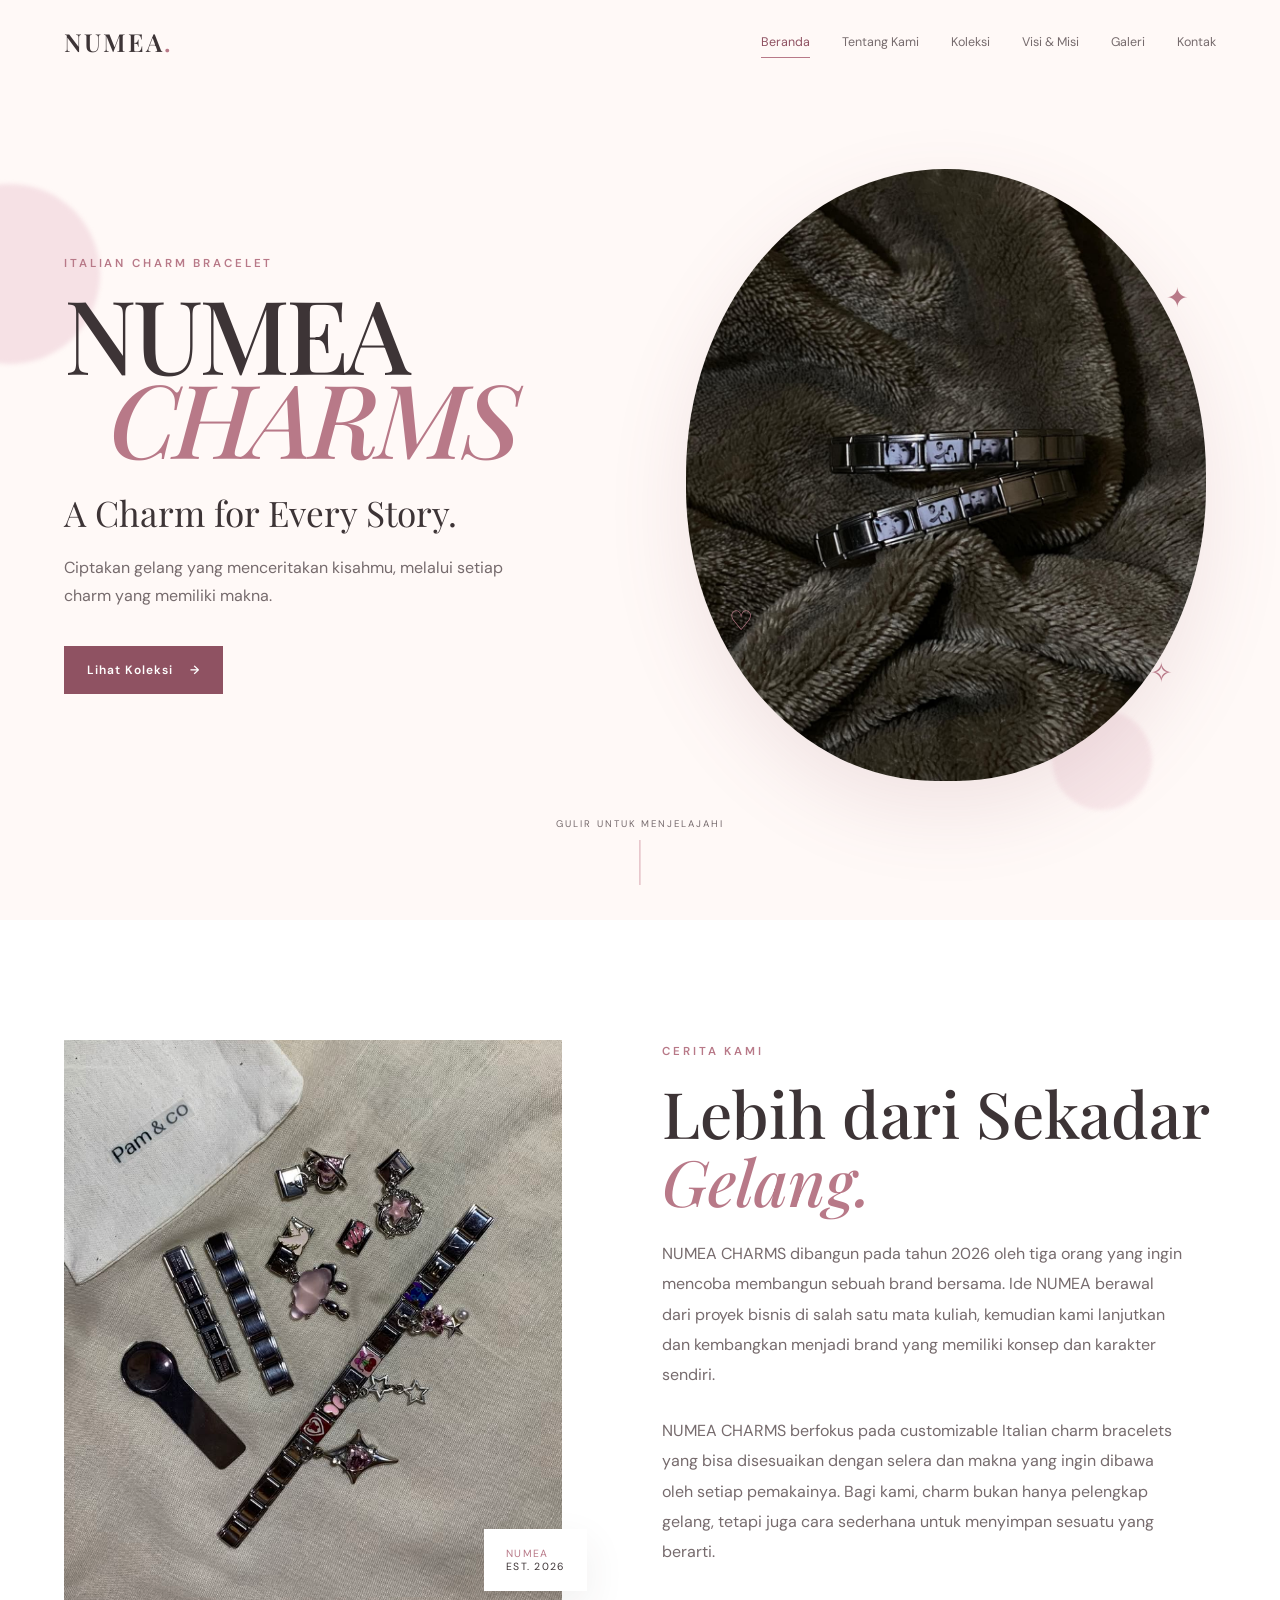
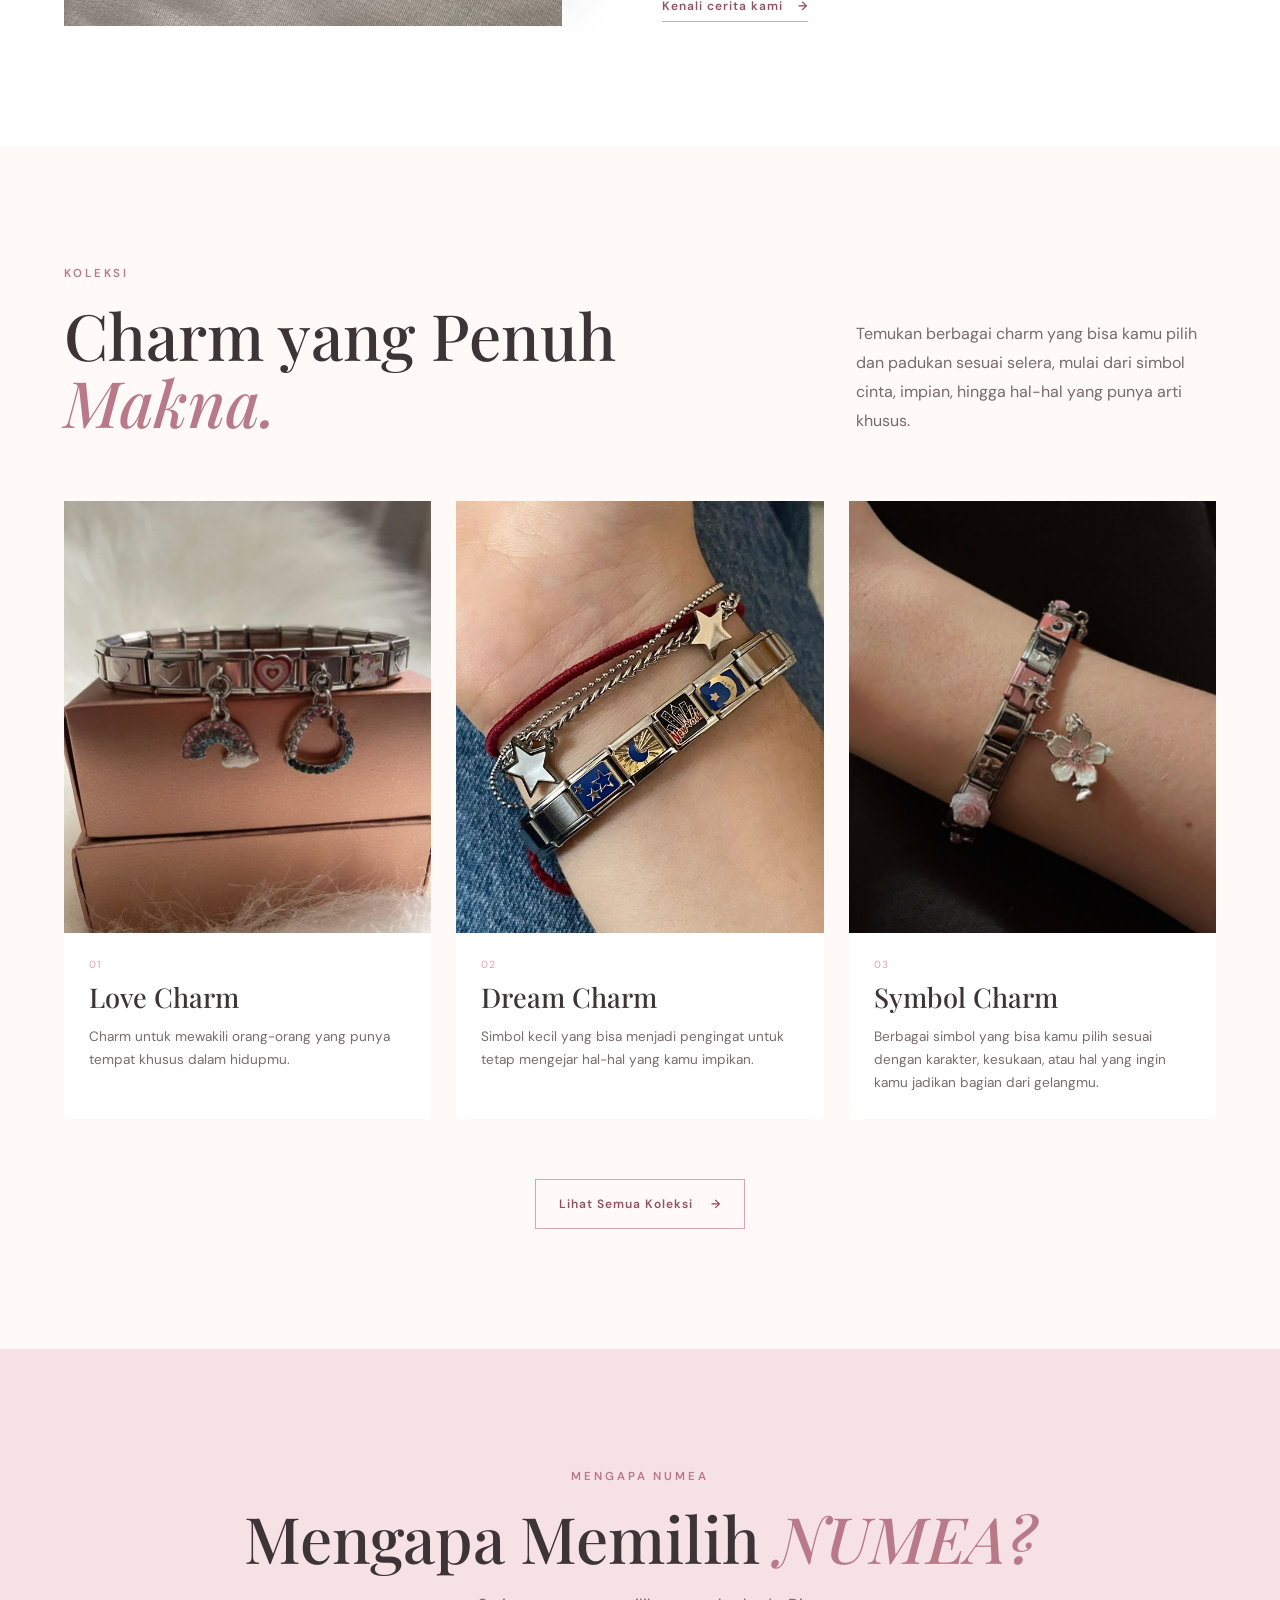
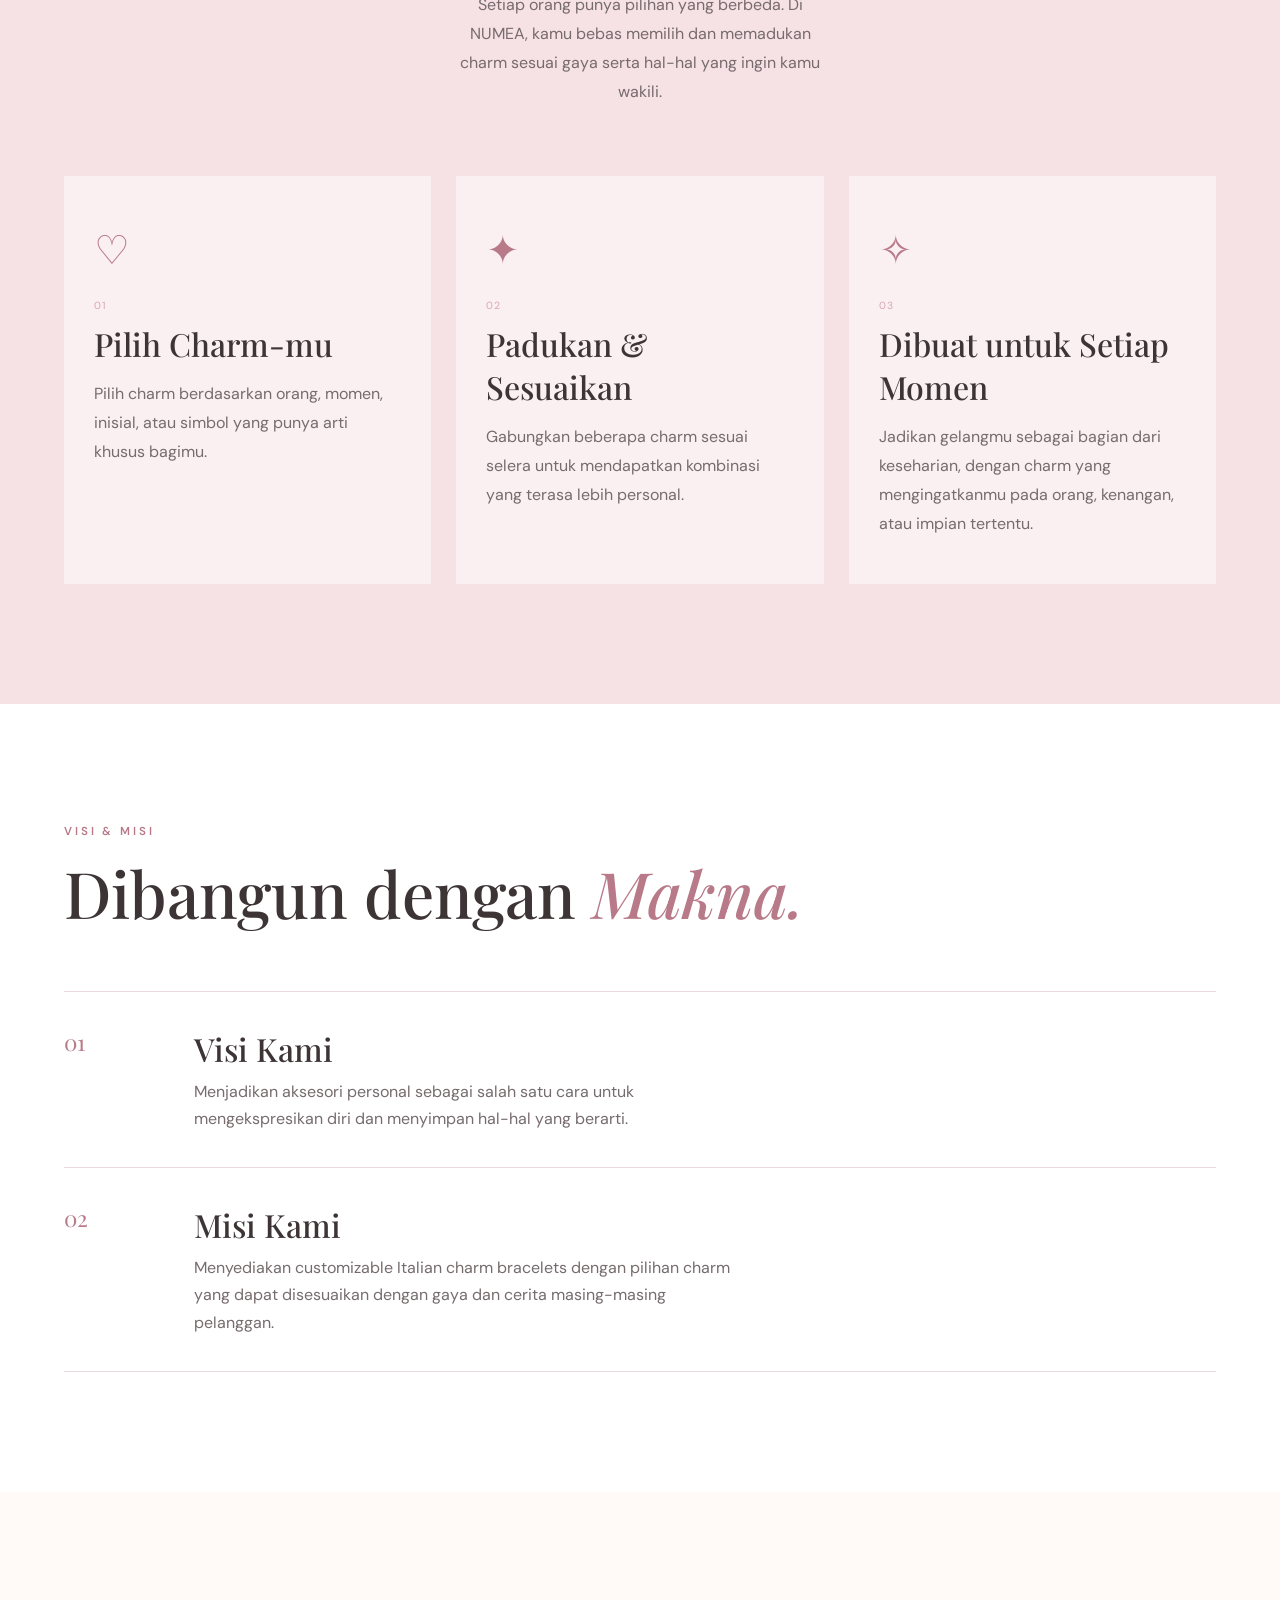
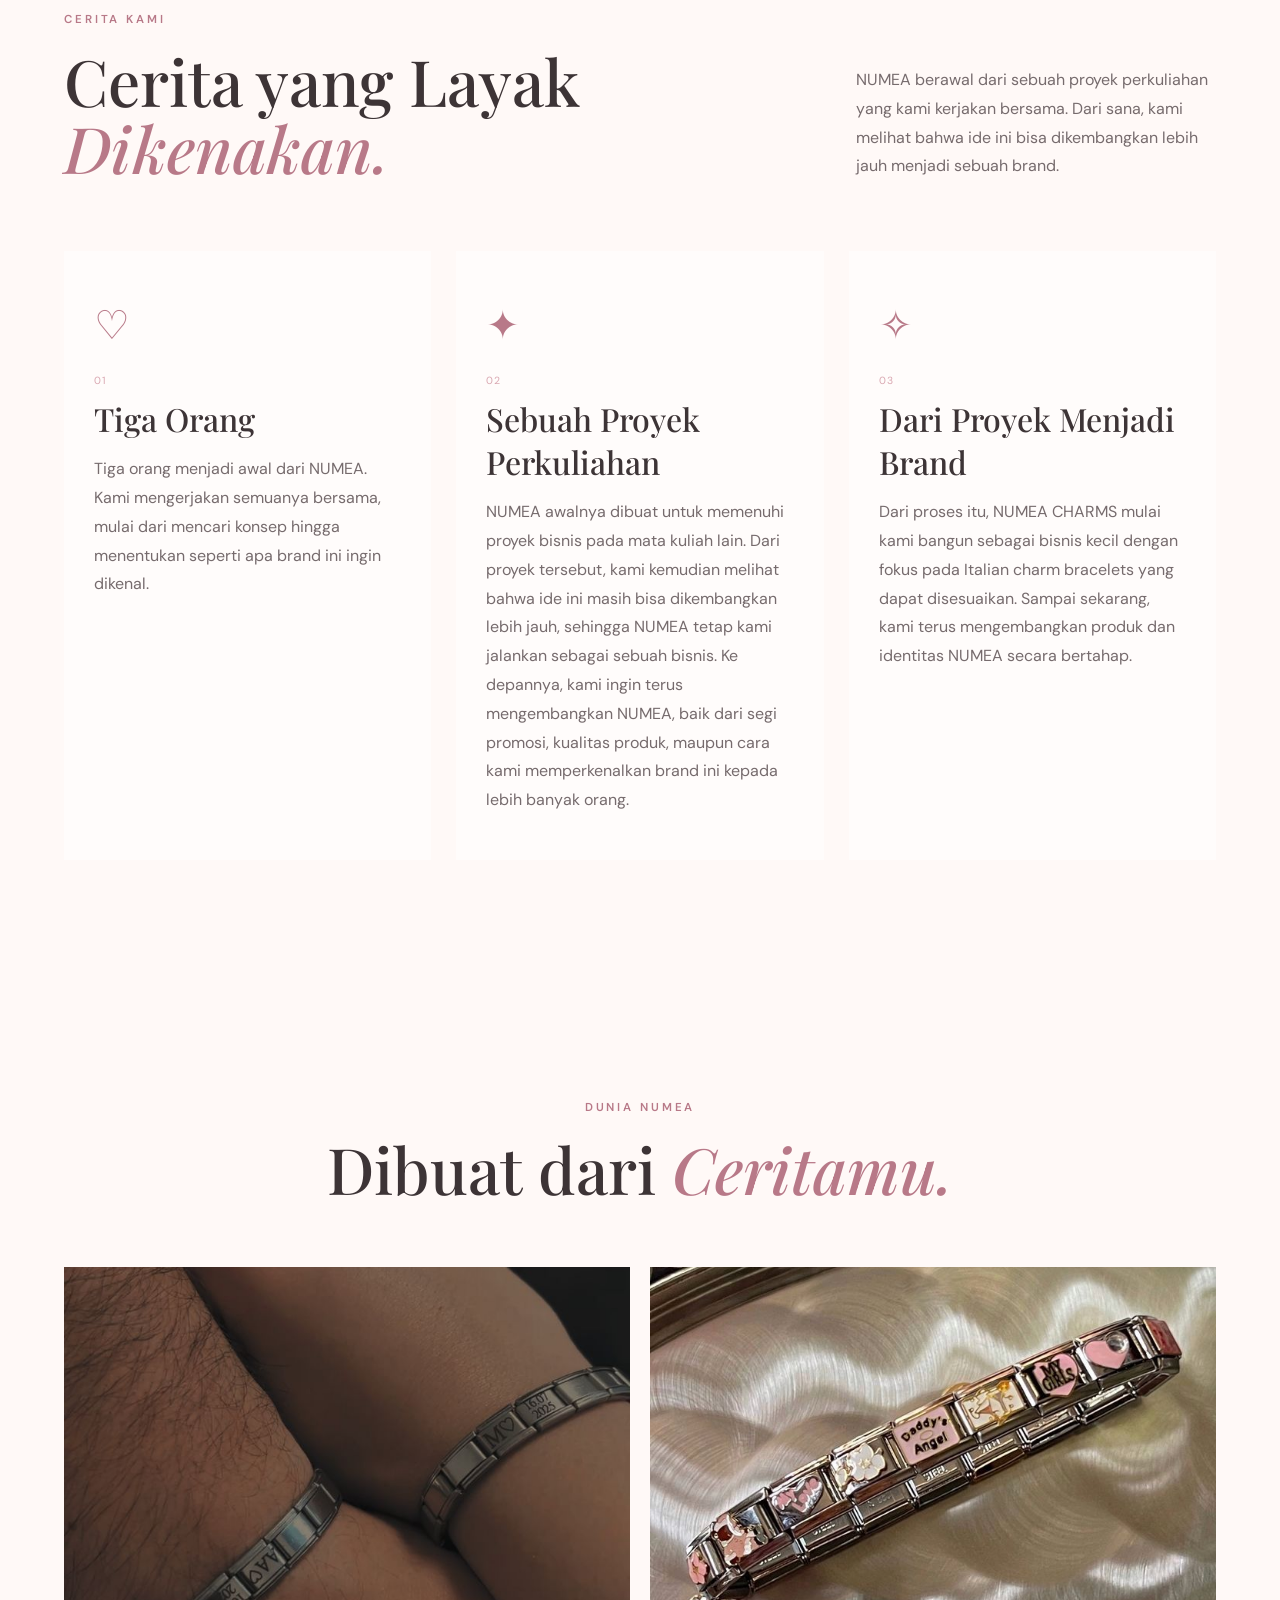
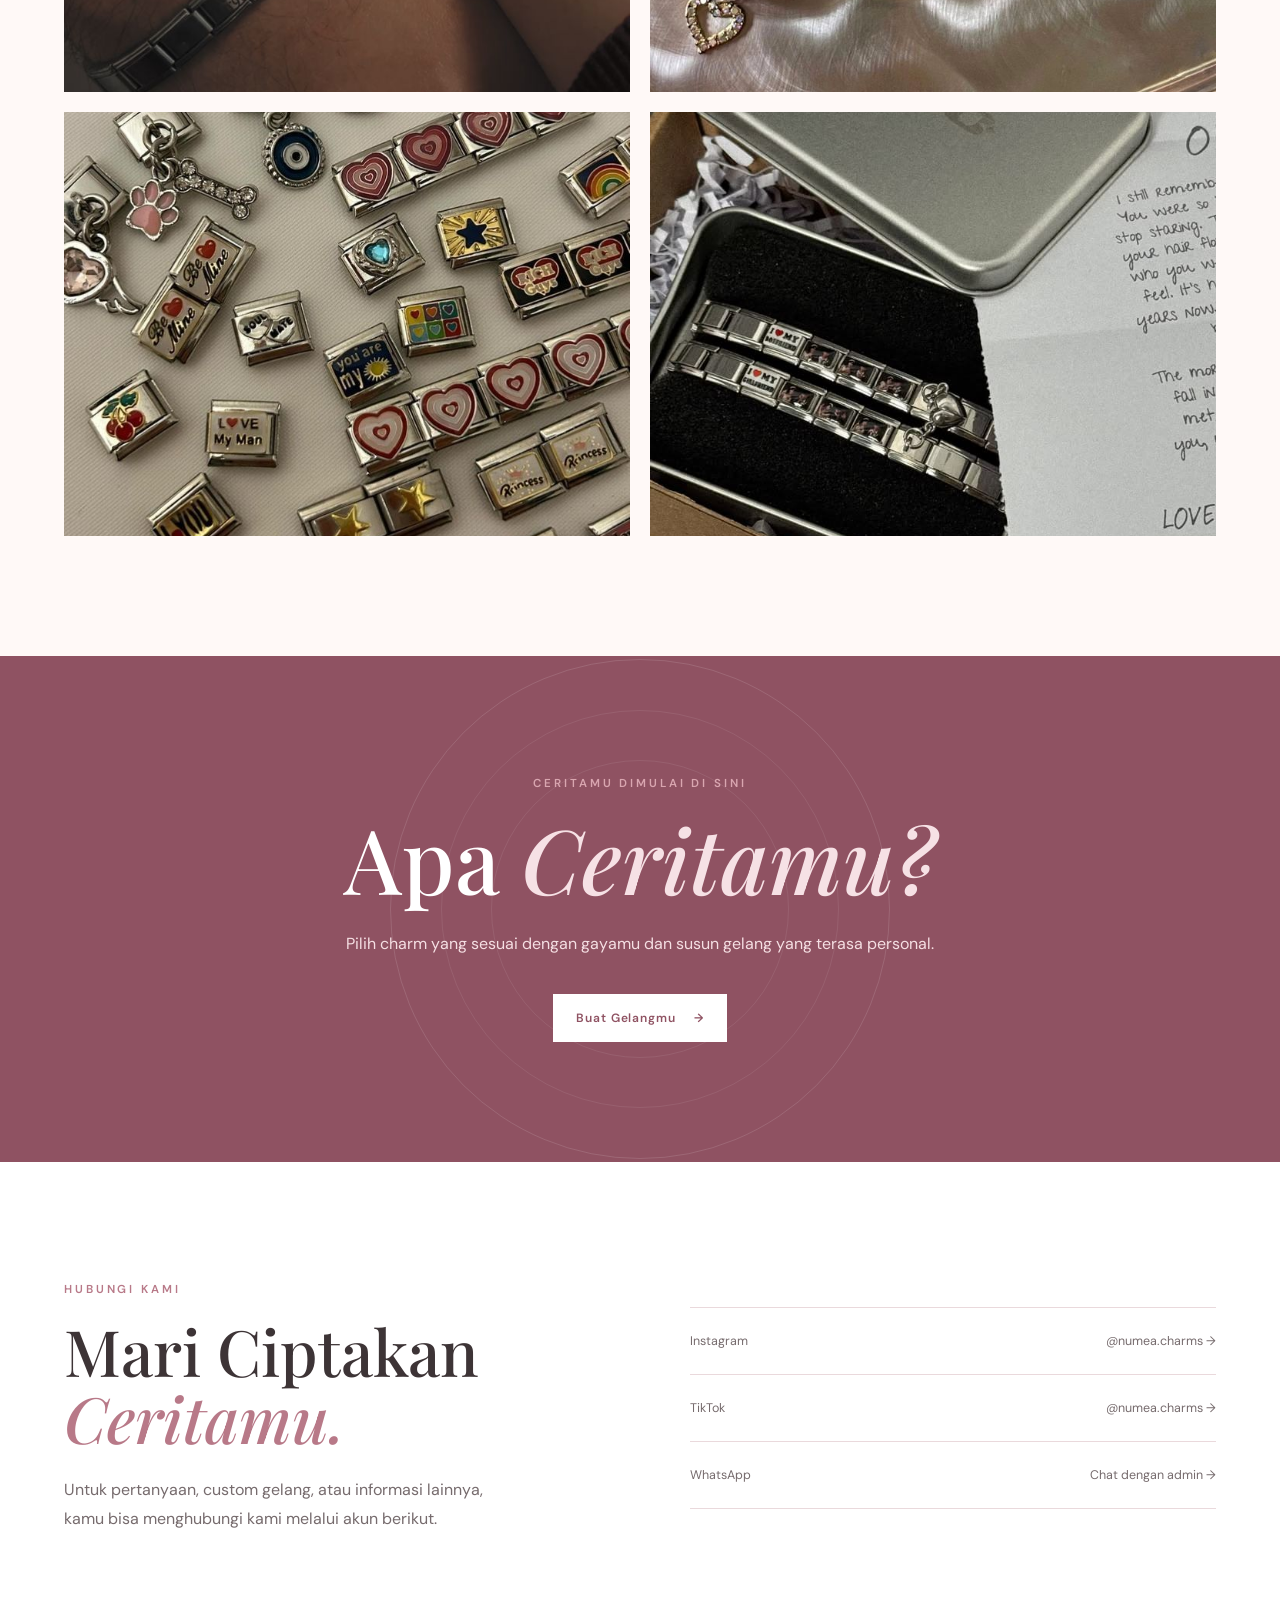
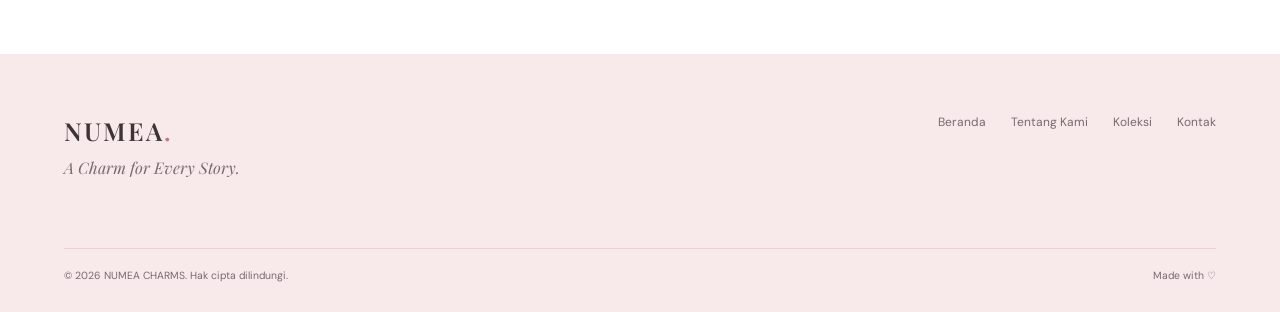
<file: index.html>
<!DOCTYPE html>
<html lang="en">
<head>
    <meta charset="UTF-8">
    <meta name="viewport" content="width=device-width, initial-scale=1.0">
    <title>NUMEA CHARMS — A Charm for Every Story</title>

    <!-- font google -->
    <link rel="preconnect" href="https://fonts.googleapis.com">
    <link rel="preconnect" href="https://fonts.gstatic.com" crossorigin>
    <link href="https://fonts.googleapis.com/css2?family=DM+Sans:wght@400;500;600&family=Playfair+Display:wght@500;600;700&display=swap" rel="stylesheet">

    <!-- CSS -->
    <link rel="stylesheet" href="css/style.css">
</head>

<body>
    <!-- navbar -->
    <header class="navbar" id="navbar">
        <div class="nav-container">
            <a href="#home" class="logo">
                NUMEA<span>.</span>
            </a>
            <nav class="nav-menu" id="navMenu">
                <a href="#home" class="nav-link active">Beranda</a>
                <a href="#about" class="nav-link">Tentang Kami</a>
                <a href="#collection" class="nav-link">Koleksi</a>
                <a href="#vision-mission" class="nav-link">Visi &amp; Misi</a>
                <a href="#gallery" class="nav-link">Galeri</a>
                <a href="#contact" class="nav-link">Kontak</a>
            </nav>
            <button class="menu-toggle" id="menuToggle" aria-label="Open navigation">
                <span></span>
                <span></span>
                <span></span>
            </button>
        </div>
    </header>

    <main>
        <!-- HERO -->
        <section class="hero section" id="home">
            <div class="hero-decoration hero-decoration-one"></div>
            <div class="hero-decoration hero-decoration-two"></div>
            <div class="hero-container">
                <div class="hero-content reveal">
                    <p class="eyebrow">
                        ITALIAN CHARM BRACELET
                    </p>
                    <h1>
                        NUMEA
                        <span>CHARMS</span>
                    </h1>
                    <p class="hero-tagline">
                        A Charm for Every Story.
                    </p>
                    <p class="hero-description">
                        Ciptakan gelang yang menceritakan kisahmu,
                        melalui setiap charm yang memiliki makna.
                    </p>
                    <a href="#collection" class="primary-button">
                        <span>Lihat Koleksi</span>
                        <span class="button-arrow">→</span>
                    </a>
                </div>
                <!-- IMAGE PLACEHOLDER -->
                <div class="hero-visual reveal">
                    <div class="hero-glow"></div>
                    <div class="hero-image-wrapper floating">
                        <img
                            src="assets/images/home.jpg"
                            alt="NUMEA charm bracelet"
                            class="hero-image"
                        >
                    </div>
                    <div class="floating-charm charm-one">✦</div>
                    <div class="floating-charm charm-two">♡</div>
                    <div class="floating-charm charm-three">✧</div>
                </div>
            </div>
            <div class="scroll-indicator">
                <span>GULIR UNTUK MENJELAJAHI</span>
                <div class="scroll-line"></div>
            </div>
        </section>
        <!-- ABOUT PREVIEW -->
        <section class="about section" id="about">
            <div class="section-container about-container">
                <div class="about-image reveal-left">
                    <img
                        src="assets/images/about.jpg"
                        alt="NUMEA bracelet story"
                    >
                    <div class="image-label">
                        <span>NUMEA</span>
                        <span>EST. 2026</span>
                    </div>
                </div>
                <div class="about-content reveal-right">
                    <p class="eyebrow">
                        CERITA KAMI
                    </p>
                    <h2>
                        Lebih dari Sekadar
                        <span>Gelang.</span>
                    </h2>
                    <p>
                        NUMEA CHARMS dibangun pada tahun 2026 oleh tiga orang yang ingin mencoba membangun sebuah brand bersama. Ide NUMEA berawal dari proyek bisnis di salah satu mata kuliah, kemudian kami lanjutkan dan kembangkan menjadi brand yang memiliki konsep dan karakter sendiri.
                    </p>
                    <p>
                        NUMEA CHARMS berfokus pada customizable Italian charm bracelets yang bisa disesuaikan dengan selera dan makna yang ingin dibawa oleh setiap pemakainya. Bagi kami, charm bukan hanya pelengkap gelang, tetapi juga cara sederhana untuk menyimpan sesuatu yang berarti.
                    </p>
                    <a href="#our-story" class="text-link">
                        Kenali cerita kami
                        <span>→</span>
                    </a>
                </div>
            </div>
        </section>
        <!-- koleksi -->
        <section class="collection section" id="collection">
            <div class="section-container">
                <div class="section-heading reveal">
                    <div>
                        <p class="eyebrow">
                            KOLEKSI
                        </p>
                        <h2>
                            Charm yang Penuh
                            <span>Makna.</span>
                        </h2>
                    </div>
                    <p class="section-description">
                        Temukan berbagai charm yang bisa kamu pilih dan padukan sesuai selera, mulai dari simbol cinta, impian, hingga hal-hal yang punya arti khusus.
                    </p>
                </div>

                <div class="collection-grid">
                    <!-- card 1 -->
                    <article class="collection-card reveal">
                        <div class="card-image">
                            <img
                                src="assets/images/heart.jpg"
                                alt="Love charm"
                            >
                        </div>
                        <div class="card-content">
                            <p class="card-number">01</p>
                            <h3>Love Charm</h3>
                            <p>
                                Charm untuk mewakili orang-orang yang punya tempat khusus dalam hidupmu.
                            </p>
                        </div>
                    </article>
                    <!-- card 2 -->
                    <article class="collection-card reveal">
                        <div class="card-image">
                            <img
                                src="assets/images/moon.jpg"
                                alt="Dream charm"
                            >
                        </div>
                        <div class="card-content">
                            <p class="card-number">02</p>
                            <h3>Dream Charm</h3>
                            <p>
                                Simbol kecil yang bisa menjadi pengingat untuk tetap mengejar hal-hal yang kamu impikan.
                            </p>
                        </div>
                    </article>
                    <!-- card 3 -->
<article class="collection-card reveal">
    <div class="card-image">
        <img
            src="assets/images/flower.jpg"
            alt="Symbol charm"
        >
    </div>
    <div class="card-content">
        <p class="card-number">03</p>
        <h3>Symbol Charm</h3>
        <p>
            Berbagai simbol yang bisa kamu pilih sesuai dengan karakter, kesukaan, atau hal yang ingin kamu jadikan bagian dari gelangmu.
        </p>
    </div>
</article>
                </div>
                <div class="center-button reveal">
                    <a href="collection.html" class="secondary-button">
                        Lihat Semua Koleksi
                        <span>→</span>
                    </a>
                </div>
            </div>
        </section>

        <!--  MENGAPA NUMEA -->
        <section class="why-numea section">
            <div class="section-container">
                <div class="section-heading centered reveal">
                    <p class="eyebrow">
                        MENGAPA NUMEA
                    </p>
                    <h2>
                        Mengapa Memilih
                        <span>NUMEA?</span>
                    </h2>
                    <p class="section-description">
                        Setiap orang punya pilihan yang berbeda. Di NUMEA, kamu bebas memilih dan memadukan charm sesuai gaya serta hal-hal yang ingin kamu wakili.
                    </p>
                </div>
                <div class="features-grid">
                    <div class="feature reveal">
                        <div class="feature-icon">♡</div>
                        <p class="feature-number">01</p>
                        <h3>Pilih Charm-mu</h3>
                        <p>
                            Pilih charm berdasarkan orang, momen, inisial, atau simbol yang punya arti khusus bagimu.
                        </p>
                    </div>
                    <div class="feature reveal">
                        <div class="feature-icon">✦</div>
                        <p class="feature-number">02</p>
                        <h3>Padukan &amp; Sesuaikan</h3>
                        <p>
                            Gabungkan beberapa charm sesuai selera untuk mendapatkan kombinasi yang terasa lebih personal.
                        </p>
                    </div>
                    <div class="feature reveal">
                        <div class="feature-icon">✧</div>
                        <p class="feature-number">03</p>
                        <h3>Dibuat untuk Setiap Momen</h3>
                        <p>
                            Jadikan gelangmu sebagai bagian dari keseharian, dengan charm yang mengingatkanmu pada orang, kenangan, atau impian tertentu.
                        </p>
                    </div>
                </div>
            </div>
        </section>
        <!-- VISI & MISI -->
        <section class="how-it-works section" id="vision-mission">
            <div class="section-container">
                <div class="section-heading reveal">
                    <div>
                        <p class="eyebrow">
                            VISI &amp; MISI
                        </p>
                        <h2>
                            Dibangun dengan
                            <span>Makna.</span>
                        </h2>
                    </div>
                </div>
                <div class="steps">
                    <div class="step reveal">
                        <span class="step-number">01</span>
                        <div class="step-content">
                            <h3>Visi Kami</h3>
                            <p>
                                Menjadikan aksesori personal sebagai salah satu cara untuk mengekspresikan diri dan menyimpan hal-hal yang berarti.
                            </p>
                        </div>
                    </div>
                    <div class="step reveal">
                        <span class="step-number">02</span>
                        <div class="step-content">
                            <h3>Misi Kami</h3>
                            <p>
                                Menyediakan customizable Italian charm bracelets dengan pilihan charm yang dapat disesuaikan dengan gaya dan cerita masing-masing pelanggan.
                            </p>
                        </div>
                    </div>
                </div>
            </div>
        </section>
        <!-- DETAILED CERITA KAMI -->
        <section class="section" id="our-story">
            <div class="section-container">
                <div class="section-heading reveal">
                    <div>
                        <p class="eyebrow">
                            CERITA KAMI
                        </p>
                        <h2>
                            Cerita yang Layak
                            <span>Dikenakan.</span>
                        </h2>
                    </div>
                    <p class="section-description">
                        NUMEA berawal dari sebuah proyek perkuliahan yang kami kerjakan bersama. Dari sana, kami melihat bahwa ide ini bisa dikembangkan lebih jauh menjadi sebuah brand.
                    </p>
                </div>
                <div class="features-grid">
                    <div class="feature reveal">
                        <div class="feature-icon">♡</div>
                        <p class="feature-number">01</p>
                        <h3>Tiga Orang</h3>
                        <p>
                            Tiga orang menjadi awal dari NUMEA. Kami mengerjakan semuanya bersama, mulai dari mencari konsep hingga menentukan seperti apa brand ini ingin dikenal.
                        </p>
                    </div>
                    <div class="feature reveal">
                        <div class="feature-icon">✦</div>
                        <p class="feature-number">02</p>
                        <h3>Sebuah Proyek Perkuliahan</h3>
                        <p>
                            NUMEA awalnya dibuat untuk memenuhi proyek bisnis pada mata kuliah lain. Dari proyek tersebut, kami kemudian melihat bahwa ide ini masih bisa dikembangkan lebih jauh, sehingga NUMEA tetap kami jalankan sebagai sebuah bisnis. Ke depannya, kami ingin terus mengembangkan NUMEA, baik dari segi promosi, kualitas produk, maupun cara kami memperkenalkan brand ini kepada lebih banyak orang.                      </p>
                    </div>
                    <div class="feature reveal">
                        <div class="feature-icon">✧</div>
                        <p class="feature-number">03</p>
                        <h3>Dari Proyek Menjadi Brand</h3>
                        <p>
                            Dari proses itu, NUMEA CHARMS mulai kami bangun sebagai bisnis kecil dengan fokus pada Italian charm bracelets yang dapat disesuaikan. Sampai sekarang, kami terus mengembangkan produk dan identitas NUMEA secara bertahap.
                        </p>
                    </div>
                </div>
            </div>
        </section>
        <!-- galeri -->
        <section class="gallery section" id="gallery">
            <div class="section-container">
                <div class="section-heading centered reveal">
                    <p class="eyebrow">
                        DUNIA NUMEA
                    </p>
                    <h2>
                        Dibuat dari
                        <span>Ceritamu.</span>
                    </h2>
                </div>
                <div class="gallery-grid">
                    <div class="gallery-item reveal">
                        <img
                            src="assets/images/gallery1.jpg"
                            alt="NUMEA gallery"
                        >
                        <div class="gallery-caption">
                            <span>Ceritamu</span>
                            <span>01</span>
                        </div>
                    </div>
                    <div class="gallery-item reveal">
                        <img
                            src="assets/images/gallery2.jpg"
                            alt="NUMEA gallery"
                        >
                        <div class="gallery-caption">
                            <span>Momen kecil</span>
                            <span>02</span>
                        </div>
                    </div>
                    <div class="gallery-item reveal">
                        <img
                            src="assets/images/gallery3.jpg"
                            alt="NUMEA gallery"
                        >
                        <div class="gallery-caption">
                            <span>Dibuat untukmu</span>
                            <span>03</span>
                        </div>
                    </div>
                    <div class="gallery-item reveal">
                        <img
                            src="assets/images/gallery4.jpg"
                            alt="NUMEA gallery"
                        >
                        <div class="gallery-caption">
                            <span>Satu charm untuk setiap cerita</span>
                            <span>04</span>
                        </div>
                    </div>
                </div>
            </div>
        </section>
        <!-- CTA -->
        <section class="cta section">
            <div class="cta-decoration"></div>
            <div class="section-container cta-container reveal">
                <p class="eyebrow">
                    CERITAMU DIMULAI DI SINI
                </p>
                <h2>
                    Apa
                    <span>Ceritamu?</span>
                </h2>
                <p>
                    Pilih charm yang sesuai dengan gayamu dan susun gelang yang terasa personal.
                </p>
                <a href="#contact" class="primary-button light-button">
                    Buat Gelangmu
                    <span>→</span>
                </a>
            </div>
        </section>

        <!-- kontak -->
        <section class="contact section" id="contact">
            <div class="section-container contact-container">
                <div class="contact-content reveal">
                    <p class="eyebrow">
                        HUBUNGI KAMI
                    </p>
                    <h2>
                        Mari Ciptakan
                        <span>Ceritamu.</span>
                    </h2>
                    <p>
                        Untuk pertanyaan, custom gelang, atau informasi lainnya, kamu bisa menghubungi kami melalui akun berikut.
                    </p>
                </div>
                <div class="contact-links reveal">
                    <a href="https://www.instagram.com/numea.charms/" target="_blank" rel="noopener noreferrer" class="contact-item">
                        <span>Instagram</span>
                        <span>@numea.charms →</span>
                    </a>
                    <a href="https://www.tiktok.com/@numea.charms" target="_blank" rel="noopener noreferrer" class="contact-item">
                        <span>TikTok</span>
                        <span>@numea.charms →</span>
                    </a>
                    <a href="https://wa.me/6281345491881?text=Halo%2C%20saya%20tertarik%20dengan%20NUMEA%20CHARMS" target="_blank" rel="noopener noreferrer" class="contact-item">
                        <span>WhatsApp</span>
                        <span>Chat dengan admin →</span>
                    </a>
                </div>
            </div>
        </section>
    </main>

    <!-- FOOTER -->
    <footer class="footer">
        <div class="section-container footer-container">
            <div class="footer-brand">
                <a href="#home" class="logo">
                    NUMEA<span>.</span>
                </a>
                <p>
                    A Charm for Every Story.
                </p>
            </div>
            <div class="footer-nav">
                <a href="#home">Beranda</a>
                <a href="#about">Tentang Kami</a>
                <a href="#collection">Koleksi</a>
                <a href="#contact">Kontak</a>
            </div>
            <div class="footer-bottom">
                <p>
                    © 2026 NUMEA CHARMS. Hak cipta dilindungi.
                </p>
                <p>
                    Made with ♡
                </p>
            </div>
        </div>
    </footer>
    <!-- JavaScript -->
    <script src="js/script.js"></script>
</body>
</html>
</file>
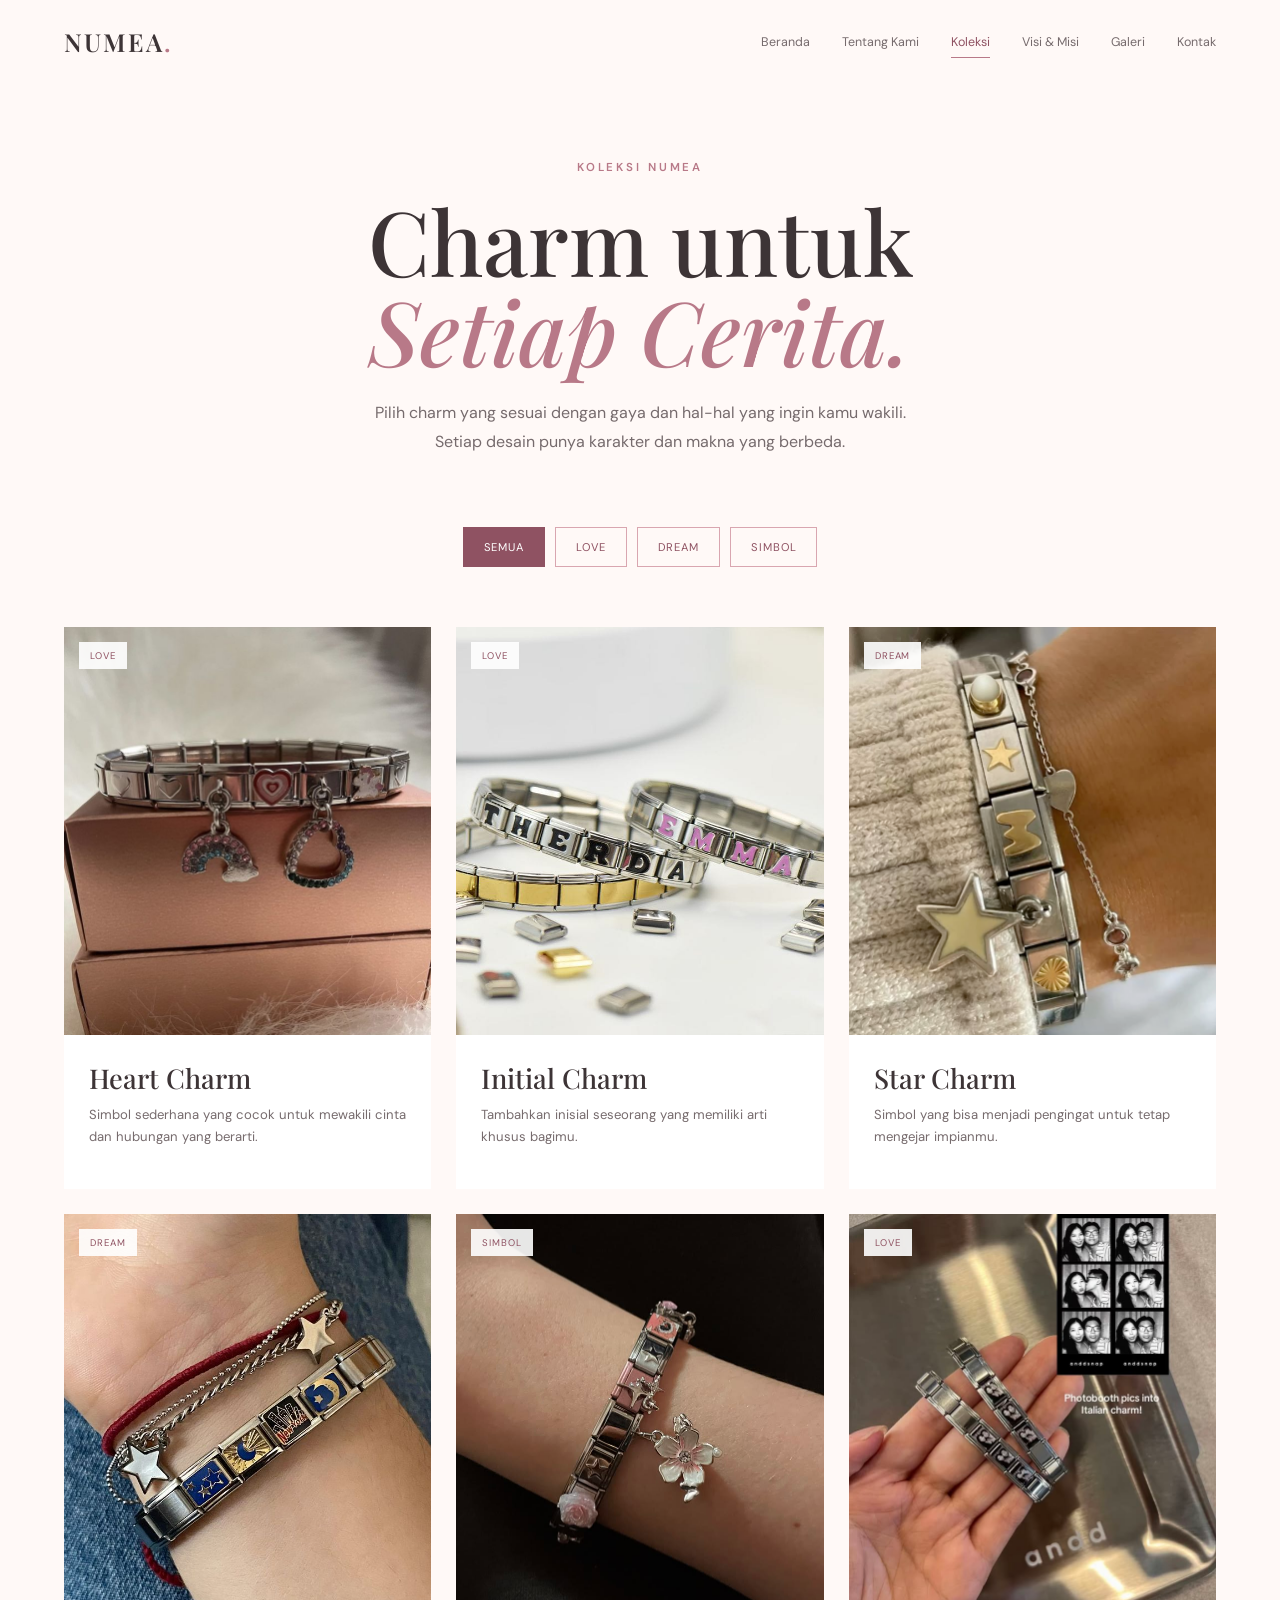
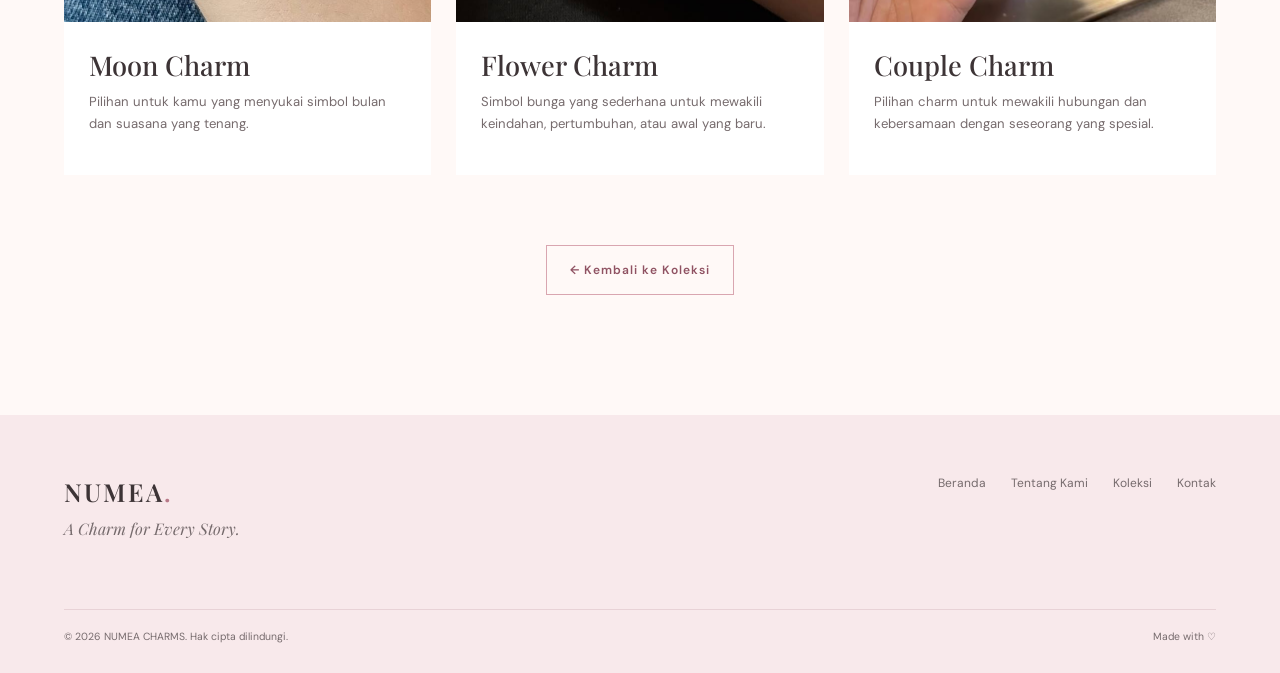
<file: collection.html>
<!DOCTYPE html>
<html lang="en">
<head>
    <meta charset="UTF-8">
    <meta name="viewport" content="width=device-width, initial-scale=1.0">
    <title>Koleksi — NUMEA CHARMS</title>
    <!-- Google Fonts -->
    <link rel="preconnect" href="https://fonts.googleapis.com">
    <link rel="preconnect" href="https://fonts.gstatic.com" crossorigin>
    <link
        href="https://fonts.googleapis.com/css2?family=DM+Sans:wght@400;500;600&family=Playfair+Display:wght@500;600;700&display=swap"
        rel="stylesheet"
    >
    <!-- Main CSS -->
    <link rel="stylesheet" href="css/style.css">
    <style>
        /* COLLECTION PAGE */
        .collection-page {
            padding-top: 160px;
            min-height: 100vh;
        }
        .collection-hero {
            text-align: center;
            max-width: 750px;
            margin: 0 auto 70px;
        }
        .collection-hero h1 {
            font-family: var(--serif);
            font-size: clamp(3rem, 7vw, 6rem);
            line-height: 1;
            margin-bottom: 25px;
        }
        .collection-hero h1 span {
            color: var(--rose);
            font-style: italic;
        }
        .collection-hero p:not(.eyebrow) {
            max-width: 550px;
            margin: auto;
            color: var(--muted);
            line-height: 1.8;
        }
        /* FILTER */
        .collection-filter {
            display: flex;
            justify-content: center;
            flex-wrap: wrap;
            gap: 10px;
            margin-bottom: 60px;
        }
        .filter-button {
            padding: 12px 20px;
            border: 1px solid var(--pink);
            background: transparent;
            color: var(--deep-rose);
            font-family: var(--sans);
            font-size: 0.7rem;
            letter-spacing: 0.08em;
            cursor: pointer;
            transition: 0.3s ease;
        }
        .filter-button:hover,
        .filter-button.active {
            background: var(--deep-rose);
            border-color: var(--deep-rose);
            color: white;
        }

        /* PRODUCTS */
        .all-products-grid {
            display: grid;
            grid-template-columns: repeat(3, 1fr);
            gap: 25px;
        }
        .product-card {
            background: white;
            transition:
                transform 0.4s ease,
                box-shadow 0.4s ease;
        }
        .product-card:hover {
            transform: translateY(-10px);
            box-shadow:
                0 25px 50px rgba(143, 82, 98, 0.1);
        }
        .product-image {
            position: relative;
            overflow: hidden;
        }
        .product-image img {
            width: 100%;
            aspect-ratio: 0.9;
            object-fit: cover;
            transition: transform 0.7s ease;
        }
        .product-card:hover .product-image img {
            transform: scale(1.06);
        }
        .product-category {
            position: absolute;
            top: 15px;
            left: 15px;
            padding: 7px 11px;
            background: rgba(255,255,255,0.9);
            color: var(--deep-rose);
            font-size: 0.6rem;
            letter-spacing: 0.1em;
        }
        .product-info {
            padding: 25px;
        }
        .product-info h3 {
            font-size: 1.7rem;
            margin-bottom: 8px;
        }
        .product-info p {
            color: var(--muted);
            font-size: 0.82rem;
            line-height: 1.7;
            margin-bottom: 15px;
        }
        .product-price {
            color: var(--deep-rose);
            font-size: 0.8rem;
            font-weight: 600;
        }

        /* BACK BUTTON */
        .back-home {
            display: flex;
            justify-content: center;
            margin-top: 70px;
        }

        /* FOOTER */
        .collection-footer {
            margin-top: 120px;
        }

        /* RESPON */
        @media (max-width: 800px) {
            .all-products-grid {
                grid-template-columns: repeat(2, 1fr);
            }
        }
        @media (max-width: 600px) {
            .collection-page {
                padding-top: 120px;
            }
            .all-products-grid {
                grid-template-columns: 1fr;
            }
            .collection-filter {
                gap: 7px;
            }
            .filter-button {
                padding: 10px 14px;
            }
        }
    </style>
</head>

<body>
    <!-- NAVBAR -->
    <header class="navbar" id="navbar">
        <div class="nav-container">
            <a href="index.html" class="logo">
                NUMEA<span>.</span>
            </a>
            <nav class="nav-menu" id="navMenu">
                <a href="index.html#home" class="nav-link">
                    Beranda
                </a>
                <a href="index.html#about" class="nav-link">
                    Tentang Kami
                </a>
                <a href="collection.html" class="nav-link active">
                    Koleksi
                </a>
                <a href="index.html#vision-mission" class="nav-link">
                    Visi &amp; Misi
                </a>
                <a href="index.html#gallery" class="nav-link">
                    Galeri
                </a>
                <a href="index.html#contact" class="nav-link">
                    Kontak
                </a>
            </nav>

            <button
                class="menu-toggle"
                id="menuToggle"
                aria-label="Open navigation"
            >
                <span></span>
                <span></span>
                <span></span>
            </button>
        </div>
    </header>

    <main>
        <!-- COLLECTION HERO -->
        <section class="collection-page">
            <div class="section-container">
                <div class="collection-hero">
                    <p class="eyebrow">
                        KOLEKSI NUMEA
                    </p>
                    <h1>
                        Charm untuk
                        <span>Setiap Cerita.</span>
                    </h1>
                    <p>
                        Pilih charm yang sesuai dengan gaya dan hal-hal yang ingin kamu wakili. Setiap desain punya karakter dan makna yang berbeda.
                    </p>
                </div>
                <!-- FILTER -->
                <div class="collection-filter">
                    <button
                        class="filter-button active"
                        data-filter="all"
                    >
                        SEMUA
                    </button>
                    <button
                        class="filter-button"
                        data-filter="love"
                    >
                        LOVE
                    </button>
                    <button
                        class="filter-button"
                        data-filter="dream"
                    >
                        DREAM
                    </button>
                    <button
                        class="filter-button"
                        data-filter="symbol"
                    >
                        SIMBOL
                    </button>
                </div>
                <!-- PRODUCTS -->
                <div class="all-products-grid" id="productGrid">
                    <!-- LOVE -->
                    <article
                        class="product-card"
                        data-category="love"
                    >
                        <div class="product-image">
                            <img
                                src="assets/images/heart.jpg"
                                alt="Heart charm"
                            >
                            <span class="product-category">
                                LOVE
                            </span>
                        </div>
                        <div class="product-info">
                            <h3>Heart Charm</h3>
                            <p>
                                Simbol sederhana yang cocok untuk mewakili cinta dan hubungan yang berarti.
                            </p>
                        </div>
                    </article>
                    <!-- LOVE -->
                    <article
                        class="product-card"
                        data-category="love"
                    >
                        <div class="product-image">
                            <img
                                src="assets/images/initial.jpg"
                                alt="Initial charm"
                            >
                            <span class="product-category">
                                LOVE
                            </span>
                        </div>
                        <div class="product-info">
                            <h3>Initial Charm</h3>
                            <p>
                                Tambahkan inisial seseorang yang memiliki arti khusus bagimu.
                            </p>
                        </div>
                    </article>
                    <!-- DREAM -->
                    <article
                        class="product-card"
                        data-category="dream"
                    >
                        <div class="product-image">
                            <img
                                src="assets/images/star.jpg"
                                alt="Star charm"
                            >
                            <span class="product-category">
                                DREAM
                            </span>
                        </div>
                        <div class="product-info">
                            <h3>Star Charm</h3>
                            <p>
                                Simbol yang bisa menjadi pengingat untuk tetap mengejar impianmu.
                            </p>
                        </div>
                    </article>
                    <!-- DREAM -->
                    <article
                        class="product-card"
                        data-category="dream"
                    >
                        <div class="product-image">
                            <img
                                src="assets/images/moon.jpg"
                                alt="Moon charm"
                            >
                            <span class="product-category">
                                DREAM
                            </span>
                        </div>
                        <div class="product-info">
                            <h3>Moon Charm</h3>
                            <p>
                                Pilihan untuk kamu yang menyukai simbol bulan dan suasana yang tenang.
                            </p>
                        </div>
                    </article>
                    <!-- SIMBOL -->
                    <article
                        class="product-card"
                        data-category="symbol"
                    >
                        <div class="product-image">
                            <img
                                src="assets/images/flower.jpg"
                                alt="Flower charm"
                            >
                            <span class="product-category">
                                SIMBOL
                            </span>
                        </div>
                        <div class="product-info">
                            <h3>Flower Charm</h3>
                            <p>
                                Simbol bunga yang sederhana untuk mewakili keindahan, pertumbuhan, atau awal yang baru.
                            </p>
                        </div>
                    </article>
                    <!-- LOVE -->
                    <article
                        class="product-card"
                        data-category="love"
                    >
                        <div class="product-image">
                            <img
                                src="assets/images/couple.jpg"
                                alt="Couple charm"
                            >
                            <span class="product-category">
                                LOVE
                            </span>
                        </div>
                        <div class="product-info">
                            <h3>Couple Charm</h3>
                            <p>
                                Pilihan charm untuk mewakili hubungan dan kebersamaan dengan seseorang yang spesial.
                            </p>
                        </div>
                    </article>
                </div>
                <!-- BACK -->
                <div class="back-home">
                    <a
                        href="index.html#collection"
                        class="secondary-button"
                    >
                        ← Kembali ke Koleksi
                    </a>
                </div>
            </div>
        </section>
    </main>
    <!-- FOOTER -->
    <footer class="footer collection-footer">
        <div class="section-container footer-container">
            <div class="footer-brand">
                <a href="index.html" class="logo">
                    NUMEA<span>.</span>
                </a>
                <p>
                    A Charm for Every Story.
                </p>
            </div>
            <div class="footer-nav">
                <a href="index.html#home">
                    Beranda
                </a>
                <a href="index.html#about">
                    Tentang Kami
                </a>
                <a href="collection.html">
                    Koleksi
                </a>
                <a href="index.html#contact">
                    Kontak
                </a>
            </div>
            <div class="footer-bottom">
                <p>
                    © 2026 NUMEA CHARMS. Hak cipta dilindungi.
                </p>
                <p>
                    Made with ♡
                </p>
            </div>
        </div>
    </footer>
    <!-- JAVASCRIPT -->
    <script>
        /* NAVBAR */
        const navbar = document.getElementById("navbar");
        window.addEventListener("scroll", () => {
            if (window.scrollY > 50) {
                navbar.classList.add("scrolled");
            } else {
                navbar.classList.remove("scrolled");
            }
        });
        /* MOBILE MENU */
        const menuToggle =
            document.getElementById("menuToggle");
        const navMenu =
            document.getElementById("navMenu");
        menuToggle.addEventListener("click", () => {
            navMenu.classList.toggle("open");
        });
        /* FILTER */
        const filterButtons =
            document.querySelectorAll(".filter-button");
        const products =
            document.querySelectorAll(".product-card");
        filterButtons.forEach(button => {
            button.addEventListener("click", () => {
                const filter =
                    button.dataset.filter;
                /* active button */
                filterButtons.forEach(btn => {
                    btn.classList.remove("active");
                });
                button.classList.add("active");
                /* filter products */
                products.forEach(product => {
                    const category =
                        product.dataset.category;
                    if (
                        filter === "all" ||
                        category === filter
                    ) {
                        product.style.display = "block";
                    } else {
                        product.style.display = "none";
                    }
                });
            });
        });
    </script>
</body>
</html>
</file>
<file: css/style.css>
* {
    margin: 0;
    padding: 0;
    box-sizing: border-box;
}

html {
    scroll-behavior: smooth;
}

body {
    font-family: "DM Sans", sans-serif;
    background: #fff9f7;
    color: #3d3436;
    overflow-x: hidden;
}

img {
    width: 100%;
    display: block;
}

a {
    color: inherit;
    text-decoration: none;
}

button {
    font-family: inherit;
}

::selection {
    background: #d9a6b0;
    color: #fff;
}


/* variabel */

:root {

    --ivory: #fff9f7;
    --soft-pink: #f6e1e5;
    --pink: #d9a6b0;
    --rose: #b87988;
    --deep-rose: #8f5262;
    --dark: #3d3436;
    --muted: #766b6d;
    --white: #ffffff;

    --container: 1200px;

    --serif: "Playfair Display", serif;
    --sans: "DM Sans", sans-serif;

    --transition: 0.4s ease;
}


/* general */

.section {
    position: relative;
    padding: 120px 0;
}

.section-container {
    width: min(90%, var(--container));
    margin: 0 auto;
}

.eyebrow {
    color: var(--rose);
    font-size: 0.72rem;
    font-weight: 600;
    letter-spacing: 0.25em;
    margin-bottom: 20px;
}

h1,
h2,
h3 {
    font-family: var(--serif);
    font-weight: 500;
}

h2 {
    font-size: clamp(2.5rem, 5vw, 4.5rem);
    line-height: 1.05;
}

h2 span {
    color: var(--rose);
    font-style: italic;
}

.section-heading {
    display: flex;
    justify-content: space-between;
    align-items: flex-end;
    gap: 50px;
    margin-bottom: 65px;
}

.section-heading.centered {
    display: block;
    text-align: center;
}

.section-description {
    max-width: 360px;
    color: var(--muted);
    line-height: 1.8;
}

.section-heading.centered .section-description {
    margin-left: auto;
    margin-right: auto;
    margin-top: 20px;
    text-align: center;
}


/* navigai bar */

.navbar {
    position: fixed;
    top: 0;
    left: 0;
    width: 100%;
    z-index: 1000;
    padding: 25px 0;
    transition: var(--transition);
}

.navbar.scrolled {
    padding: 15px 0;
    background: rgba(255, 249, 247, 0.88);
    backdrop-filter: blur(18px);
    box-shadow: 0 5px 30px rgba(143, 82, 98, 0.07);
}

.nav-container {
    width: min(90%, var(--container));
    margin: auto;

    display: flex;
    justify-content: space-between;
    align-items: center;
}

.logo {
    font-family: var(--serif);
    font-size: 1.55rem;
    letter-spacing: 0.08em;
    font-weight: 600;
}

.logo span {
    color: var(--rose);
}

.nav-menu {
    display: flex;
    align-items: center;
    gap: 32px;
}

.nav-link {
    position: relative;
    font-size: 0.78rem;
    color: var(--muted);
    transition: var(--transition);
}

.nav-link::after {
    content: "";
    position: absolute;
    left: 0;
    bottom: -8px;
    width: 0;
    height: 1px;
    background: var(--rose);
    transition: var(--transition);
}

.nav-link:hover,
.nav-link.active {
    color: var(--deep-rose);
}

.nav-link:hover::after,
.nav-link.active::after {
    width: 100%;
}

.menu-toggle {
    display: none;
    border: none;
    background: transparent;
    cursor: pointer;
}

.menu-toggle span {
    display: block;
    width: 25px;
    height: 1px;
    background: var(--dark);
    margin: 5px 0;
    transition: var(--transition);
}


/* =========================================
   HERO
========================================= */

.hero {
    min-height: 100vh;
    display: flex;
    align-items: center;
    overflow: hidden;
    padding-top: 150px;
}

.hero-container {
    width: min(90%, var(--container));
    margin: auto;

    display: grid;
    grid-template-columns: 1fr 1fr;
    align-items: center;
    gap: 70px;
}

.hero-content {
    position: relative;
    z-index: 2;
}

.hero h1 {
    font-size: clamp(4rem, 8vw, 8rem);
    line-height: 0.82;
    letter-spacing: -0.04em;
    margin-bottom: 30px;
}

.hero h1 span {
    display: block;
    color: var(--rose);
    font-style: italic;
    padding-left: 45px;
}

.hero-tagline {
    font-family: var(--serif);
    font-size: clamp(1.5rem, 3vw, 2.2rem);
    margin-bottom: 18px;
}

.hero-description {
    max-width: 450px;
    color: var(--muted);
    line-height: 1.8;
    margin-bottom: 35px;
}


/* button */

.primary-button,
.secondary-button {
    display: inline-flex;
    align-items: center;
    gap: 18px;

    padding: 16px 23px;

    font-size: 0.75rem;
    font-weight: 600;
    letter-spacing: 0.08em;

    transition: var(--transition);
}

.primary-button {
    background: var(--deep-rose);
    color: var(--white);
}

.primary-button:hover {
    transform: translateY(-5px);
    box-shadow: 0 15px 30px rgba(143, 82, 98, 0.2);
}

.button-arrow,
.secondary-button span {
    transition: var(--transition);
}

.primary-button:hover .button-arrow,
.secondary-button:hover span {
    transform: translateX(5px);
}

.secondary-button {
    border: 1px solid var(--pink);
    color: var(--deep-rose);
}

.secondary-button:hover {
    background: var(--deep-rose);
    color: white;
    border-color: var(--deep-rose);
    transform: translateY(-4px);
}

.center-button {
    text-align: center;
    margin-top: 60px;
}


/* gambar hero */

.hero-visual {
    position: relative;
    min-height: 650px;

    display: flex;
    align-items: center;
    justify-content: center;
}

.hero-image-wrapper {
    position: relative;
    z-index: 2;

    width: min(100%, 520px);

    border-radius: 50% 50% 48% 48%;

    overflow: hidden;

    box-shadow:
        0 30px 80px rgba(143, 82, 98, 0.13);
}

.hero-image {
    aspect-ratio: 0.85;
    object-fit: cover;

    transition:
        transform 0.8s ease,
        filter 0.8s ease;
}

.hero-image-wrapper:hover .hero-image {
    transform: scale(1.04);
    filter: saturate(1.05);
}

.hero-glow {
    position: absolute;

    width: 480px;
    height: 480px;

    background: #f6e1e5;

    border-radius: 50%;

    filter: blur(10px);

    opacity: 0.65;

    z-index: 0;
}

.hero-decoration {
    position: absolute;
    border-radius: 50%;
    background: var(--soft-pink);
    filter: blur(2px);
}

.hero-decoration-one {
    width: 180px;
    height: 180px;
    top: 20%;
    left: -80px;
}

.hero-decoration-two {
    width: 100px;
    height: 100px;
    right: 10%;
    bottom: 12%;
    opacity: 0.7;
}

.floating {
    animation: floating 5s ease-in-out infinite;
}

@keyframes floating {

    0%,
    100% {
        transform: translateY(0);
    }

    50% {
        transform: translateY(-12px);
    }
}

.floating-charm {
    position: absolute;
    color: var(--rose);
    font-size: 1.7rem;
    z-index: 3;
}

.charm-one {
    top: 20%;
    right: 5%;
    animation: floatSmall 4s ease-in-out infinite;
}

.charm-two {
    left: 10%;
    bottom: 25%;
    animation: floatSmall 5s ease-in-out infinite reverse;
}

.charm-three {
    right: 8%;
    bottom: 17%;
    animation: floatSmall 6s ease-in-out infinite;
}

@keyframes floatSmall {

    0%,
    100% {
        transform: translateY(0) rotate(0);
    }

    50% {
        transform: translateY(-15px) rotate(8deg);
    }
}

.scroll-indicator {
    position: absolute;
    bottom: 35px;
    left: 50%;

    transform: translateX(-50%);

    display: flex;
    flex-direction: column;
    align-items: center;
    gap: 10px;

    color: var(--muted);

    font-size: 0.6rem;
    letter-spacing: 0.2em;
}

.scroll-line {
    width: 1px;
    height: 45px;
    background: var(--pink);

    animation: scrollLine 2s infinite;
}

@keyframes scrollLine {

    0% {
        transform: scaleY(0);
        transform-origin: top;
    }

    50% {
        transform: scaleY(1);
        transform-origin: top;
    }

    51% {
        transform-origin: bottom;
    }

    100% {
        transform: scaleY(0);
        transform-origin: bottom;
    }
}


/* ttg kami */

.about {
    background: #fff;
}

.about-container {
    display: grid;
    grid-template-columns: 0.9fr 1fr;
    align-items: center;
    gap: 100px;
}

.about-image {
    position: relative;
}

.about-image img {
    aspect-ratio: 0.85;
    object-fit: cover;
}

.image-label {
    position: absolute;
    right: -25px;
    bottom: 35px;

    display: flex;
    flex-direction: column;

    padding: 18px 22px;

    background: var(--white);

    font-size: 0.65rem;
    letter-spacing: 0.12em;

    box-shadow: 0 15px 40px rgba(61, 52, 54, 0.08);
}

.image-label span:first-child {
    color: var(--rose);
}

.about-content p:not(.eyebrow) {
    max-width: 520px;
    color: var(--muted);
    line-height: 1.9;
    margin-top: 25px;
}

.text-link {
    display: inline-flex;
    gap: 15px;
    margin-top: 30px;

    color: var(--deep-rose);

    font-size: 0.75rem;
    font-weight: 600;
    letter-spacing: 0.08em;

    border-bottom: 1px solid var(--pink);
    padding-bottom: 7px;
}

.text-link span {
    transition: var(--transition);
}

.text-link:hover span {
    transform: translateX(5px);
}


/* koleksi */

.collection {
    background: var(--ivory);
}

.collection-grid {
    display: grid;
    grid-template-columns: repeat(3, 1fr);
    gap: 25px;
}

.collection-card {
    background: white;
    transition: var(--transition);
}

.collection-card:hover {
    transform: translateY(-12px);
    box-shadow: 0 25px 50px rgba(143, 82, 98, 0.1);
}

.card-image {
    position: relative;
    overflow: hidden;
}

.card-image img {
    aspect-ratio: 0.85;
    object-fit: cover;

    transition: transform 0.7s ease;
}

.collection-card:hover .card-image img {
    transform: scale(1.06);
}

.card-overlay {
    position: absolute;
    left: 0;
    bottom: 0;

    width: 100%;

    padding: 18px 20px;

    display: flex;
    justify-content: space-between;

    background: rgba(143, 82, 98, 0.9);
    color: white;

    font-size: 0.7rem;

    transform: translateY(100%);
    transition: var(--transition);
}

.collection-card:hover .card-overlay {
    transform: translateY(0);
}

.card-content {
    padding: 25px;
}

.card-number {
    color: var(--pink);
    font-size: 0.65rem;
    letter-spacing: 0.1em;
    margin-bottom: 8px;
}

.card-content h3 {
    font-size: 1.7rem;
    margin-bottom: 10px;
}

.card-content p:last-child {
    color: var(--muted);
    font-size: 0.85rem;
    line-height: 1.7;
}


/* why numea */

.why-numea {
    background: var(--soft-pink);
}

.features-grid {
    display: grid;
    grid-template-columns: repeat(3, 1fr);
    gap: 25px;
    margin-top: 70px;
}

.feature {
    padding: 45px 30px;
    background: rgba(255, 255, 255, 0.5);
    transition: var(--transition);
}

.feature:hover {
    transform: translateY(-8px);
    background: white;
}

.feature-icon {
    font-family: var(--serif);
    color: var(--rose);
    font-size: 2.5rem;
    margin-bottom: 25px;
}

.feature-number {
    color: var(--pink);
    font-size: 0.65rem;
    letter-spacing: 0.1em;
    margin-bottom: 10px;
}

.feature h3 {
    font-size: 2rem;
    margin-bottom: 15px;
}

.feature > p:last-child {
    color: var(--muted);
    line-height: 1.8;
}


/* how it works */

.how-it-works {
    background: white;
}

.steps {
    border-top: 1px solid #ead9dc;
}

.step {
    display: grid;
    grid-template-columns: 100px 1fr;
    gap: 30px;

    padding: 35px 0;

    border-bottom: 1px solid #ead9dc;

    transition: transform 0.5s ease, background 0.5s ease;
}

.step:hover {
    transform: translateX(8px);
}

.step.reveal.show:hover {
    transform: translateX(8px);
}

.step-number {
    color: var(--rose);
    font-family: var(--serif);
    font-size: 1.4rem;
}

.step h3 {
    font-size: 2rem;
    margin-bottom: 8px;
}

.step p {
    max-width: 550px;
    color: var(--muted);
    line-height: 1.7;
}


/* galeri */

.gallery {
    background: var(--ivory);
}

.gallery-grid {
    display: grid;
    grid-template-columns: 1fr 1fr;
    gap: 20px;
}

.gallery-item {
    position: relative;
    overflow: hidden;
    aspect-ratio: 4 / 3;
}

.gallery-item img,
.gallery-item video {
    width: 100%;
    height: 100%;
    object-fit: cover;

    transition:
        transform 0.8s ease,
        filter 0.8s ease;
}

.gallery-large,
.gallery-wide {
    grid-row: auto;
    grid-column: auto;
}

.gallery-item:hover img,
.gallery-item:hover video {
    transform: scale(1.05);
    filter: brightness(0.8);
}

.gallery-caption {
    position: absolute;
    left: 20px;
    right: 20px;
    bottom: 20px;

    display: flex;
    justify-content: space-between;

    color: white;

    font-size: 0.7rem;
    letter-spacing: 0.08em;

    opacity: 0;
    transform: translateY(15px);

    transition: var(--transition);
}

.gallery-item:hover .gallery-caption {
    opacity: 1;
    transform: translateY(0);
}


/* cta */

.cta {
    background: var(--deep-rose);
    color: white;
    text-align: center;
    overflow: hidden;
}

.cta .eyebrow {
    color: var(--pink);
}

.cta h2 {
    font-size: clamp(3rem, 7vw, 6rem);
}

.cta h2 span {
    color: var(--soft-pink);
}

.cta-container > p:not(.eyebrow) {
    color: #f5dfe3;
    margin: 25px auto 35px;
    line-height: 1.8;
}

.light-button {
    background: white;
    color: var(--deep-rose);
}

.light-button:hover {
    background: var(--soft-pink);
}

.cta-decoration {
    position: absolute;

    width: 500px;
    height: 500px;

    border: 1px solid rgba(255,255,255,0.12);

    border-radius: 50%;

    top: 50%;
    left: 50%;

    transform: translate(-50%, -50%);
}

.cta-decoration::before,
.cta-decoration::after {
    content: "";
    position: absolute;

    border: 1px solid rgba(255,255,255,0.08);

    border-radius: 50%;

    inset: 50px;
}

.cta-decoration::after {
    inset: 100px;
}


/* kontak */

.contact {
    background: white;
}

.contact-container {
    display: grid;
    grid-template-columns: 1fr 1fr;
    gap: 100px;
    align-items: center;
}

.contact-content p:not(.eyebrow) {
    color: var(--muted);
    line-height: 1.8;
    max-width: 450px;
    margin-top: 25px;
}

.contact-links {
    border-top: 1px solid #ead9dc;
}

.contact-item {
    display: flex;
    justify-content: space-between;
    gap: 20px;

    padding: 25px 0;

    border-bottom: 1px solid #ead9dc;

    color: var(--muted);

    font-size: 0.78rem;

    transition: var(--transition);
}

.contact-item:hover {
    color: var(--deep-rose);
    padding-left: 10px;
}


/* footer */

.footer {
    padding: 60px 0 30px;
    background: #f8e9eb;
}

.footer-container {
    display: grid;
    grid-template-columns: 1fr 1fr;
}

.footer-brand p {
    margin-top: 10px;
    color: var(--muted);
    font-family: var(--serif);
    font-style: italic;
}

.footer-nav {
    display: flex;
    justify-content: flex-end;
    gap: 25px;
}

.footer-nav a {
    color: var(--muted);
    font-size: 0.75rem;
    transition: var(--transition);
}

.footer-nav a:hover {
    color: var(--deep-rose);
}

.footer-bottom {
    grid-column: 1 / -1;

    display: flex;
    justify-content: space-between;

    margin-top: 70px;
    padding-top: 20px;

    border-top: 1px solid rgba(143, 82, 98, 0.15);

    color: var(--muted);

    font-size: 0.65rem;
}


/* scroll reveal */

.reveal,
.reveal-left,
.reveal-right {
    opacity: 0;
    transition:
        opacity 0.9s ease,
        transform 0.9s ease;
}

.reveal {
    transform: translateY(40px);
}

.reveal-left {
    transform: translateX(-50px);
}

.reveal-right {
    transform: translateX(50px);
}

.reveal.show,
.reveal-left.show,
.reveal-right.show {
    opacity: 1;
    transform: translate(0);
}


/* RESPONSIVE — TABLET */

@media (max-width: 900px) {

    .section {
        padding: 90px 0;
    }

    .nav-menu {
        gap: 18px;
    }

    .hero-container {
        gap: 40px;
    }

    .hero h1 {
        font-size: 5rem;
    }

    .hero-visual {
        min-height: 550px;
    }

    .about-container,
    .contact-container {
        gap: 50px;
    }

    .collection-grid,
    .features-grid {
        grid-template-columns: 1fr 1fr;
    }

    .collection-card:last-child {
        grid-column: 1 / -1;
        max-width: 50%;
        margin: auto;
    }

}


/* RESPONSIVE — MOBILE */

@media (max-width: 700px) {

    .section {
        padding: 75px 0;
    }

    .navbar {
        padding: 18px 0;
    }

    .menu-toggle {
        display: block;
        z-index: 1001;
    }

    .nav-menu {
        position: fixed;

        top: 0;
        right: -100%;

        width: 80%;
        height: 100vh;

        background: var(--ivory);

        display: flex;
        flex-direction: column;
        justify-content: center;
        align-items: center;

        gap: 28px;

        box-shadow: -20px 0 50px rgba(61, 52, 54, 0.08);

        transition: 0.5s ease;
    }

    .nav-menu.open {
        right: 0;
    }

    .nav-link {
        font-size: 1rem;
    }

    .hero {
        padding-top: 120px;
    }

    .hero-container {
        grid-template-columns: 1fr;
        text-align: center;
    }

    .hero-content {
        order: 1;
    }

    .hero-visual {
        order: 2;
        min-height: 500px;
    }

    .hero h1 {
        font-size: clamp(4rem, 20vw, 6rem);
    }

    .hero h1 span {
        padding-left: 0;
    }

    .hero-description {
        margin-left: auto;
        margin-right: auto;
    }

    .hero-glow {
        width: 350px;
        height: 350px;
    }

    .scroll-indicator {
        display: none;
    }

    .section-heading {
        display: block;
        margin-bottom: 45px;
    }

    .section-description {
        margin-top: 20px;
    }

    .about-container,
    .contact-container {
        grid-template-columns: 1fr;
    }

    .about-image {
        max-width: 500px;
        margin: auto;
    }

    .collection-grid,
    .features-grid {
        grid-template-columns: 1fr;
    }

    .collection-card:last-child {
        grid-column: auto;
        max-width: none;
    }

    .step {
        grid-template-columns: 55px 1fr;
        gap: 15px;
    }

    .step h3 {
        font-size: 1.7rem;
    }

    .gallery-grid {
        grid-template-columns: 1fr;
    }

    .gallery-large,
    .gallery-wide {
        grid-row: auto;
        grid-column: auto;
    }

    .gallery-large img,
    .gallery-item img,
    .gallery-wide img,
    .gallery-item video {
        min-height: 0;
    }

    .footer-container {
        grid-template-columns: 1fr;
        gap: 30px;
    }

    .footer-nav {
        justify-content: flex-start;
        flex-wrap: wrap;
    }

    .footer-bottom {
        flex-direction: column;
        gap: 10px;
        margin-top: 40px;
    }

}


/* SMALL MOBILE */

@media (max-width: 420px) {

    .hero h1 {
        font-size: 3.5rem;
    }

    .hero-visual {
        min-height: 400px;
    }

    .hero-image-wrapper {
        width: 90%;
    }

    .hero-glow {
        width: 280px;
        height: 280px;
    }

    h2 {
        font-size: 2.5rem;
    }

    .card-content {
        padding: 20px;
    }

}
</file>
